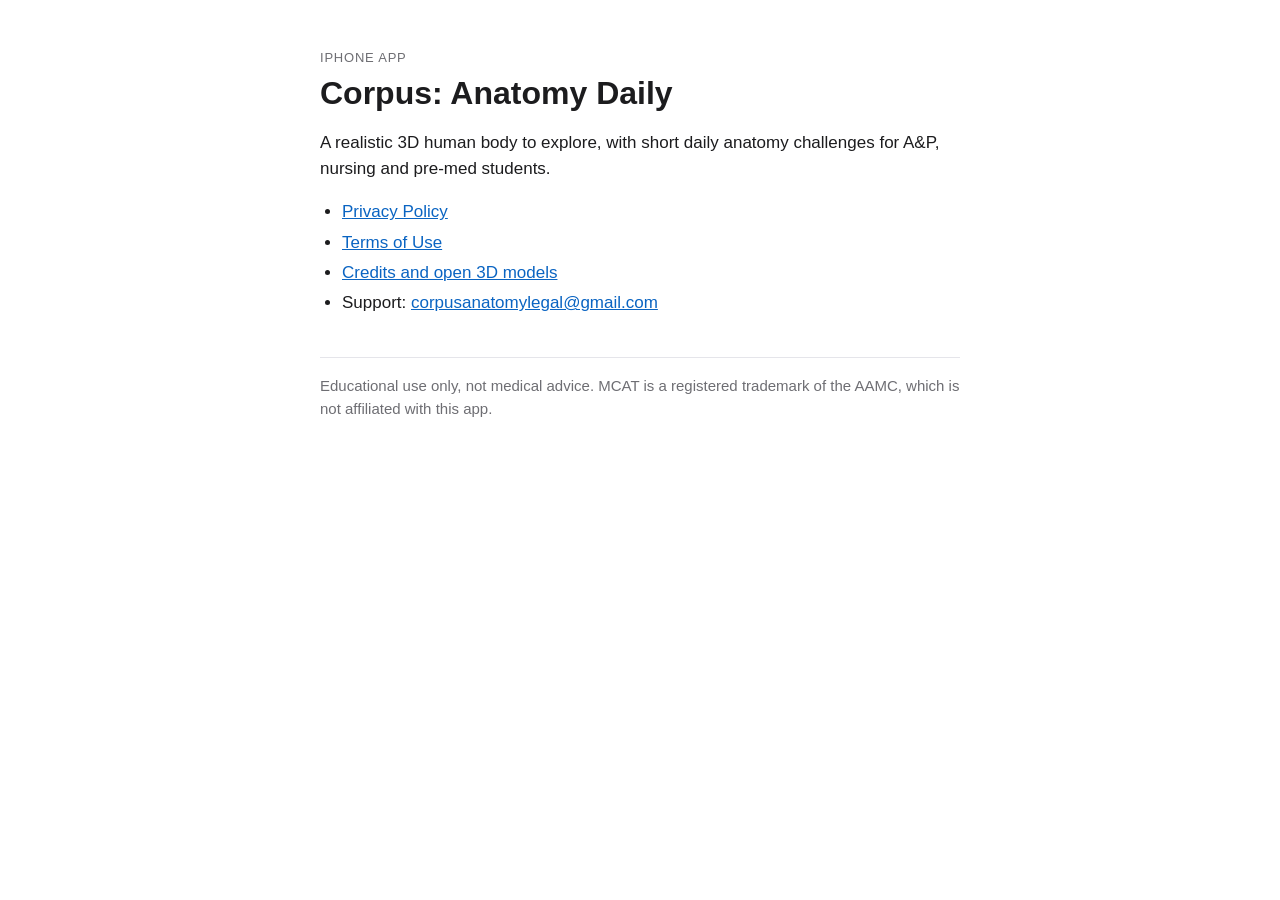
<file: index.html>
<!doctype html>
<html lang="en">
<head>
<meta charset="utf-8">
<meta name="viewport" content="width=device-width, initial-scale=1">
<title>Corpus: Anatomy Daily</title>
<link rel="stylesheet" href="style.css">
</head>
<body>
<main>
<p class="eyebrow">iPhone app</p>
<h1>Corpus: Anatomy Daily</h1>
<p>A realistic 3D human body to explore, with short daily anatomy challenges for A&amp;P, nursing and pre-med students.</p>
<ul>
<li><a href="privacy.html">Privacy Policy</a></li>
<li><a href="terms.html">Terms of Use</a></li>
<li><a href="credits.html">Credits and open 3D models</a></li>
<li>Support: <a href="mailto:corpusanatomylegal@gmail.com">corpusanatomylegal@gmail.com</a></li>
</ul>
<p class="footer">Educational use only, not medical advice. MCAT is a registered trademark of the AAMC, which is not affiliated with this app.</p>
</main>
</body>
</html>
</file>
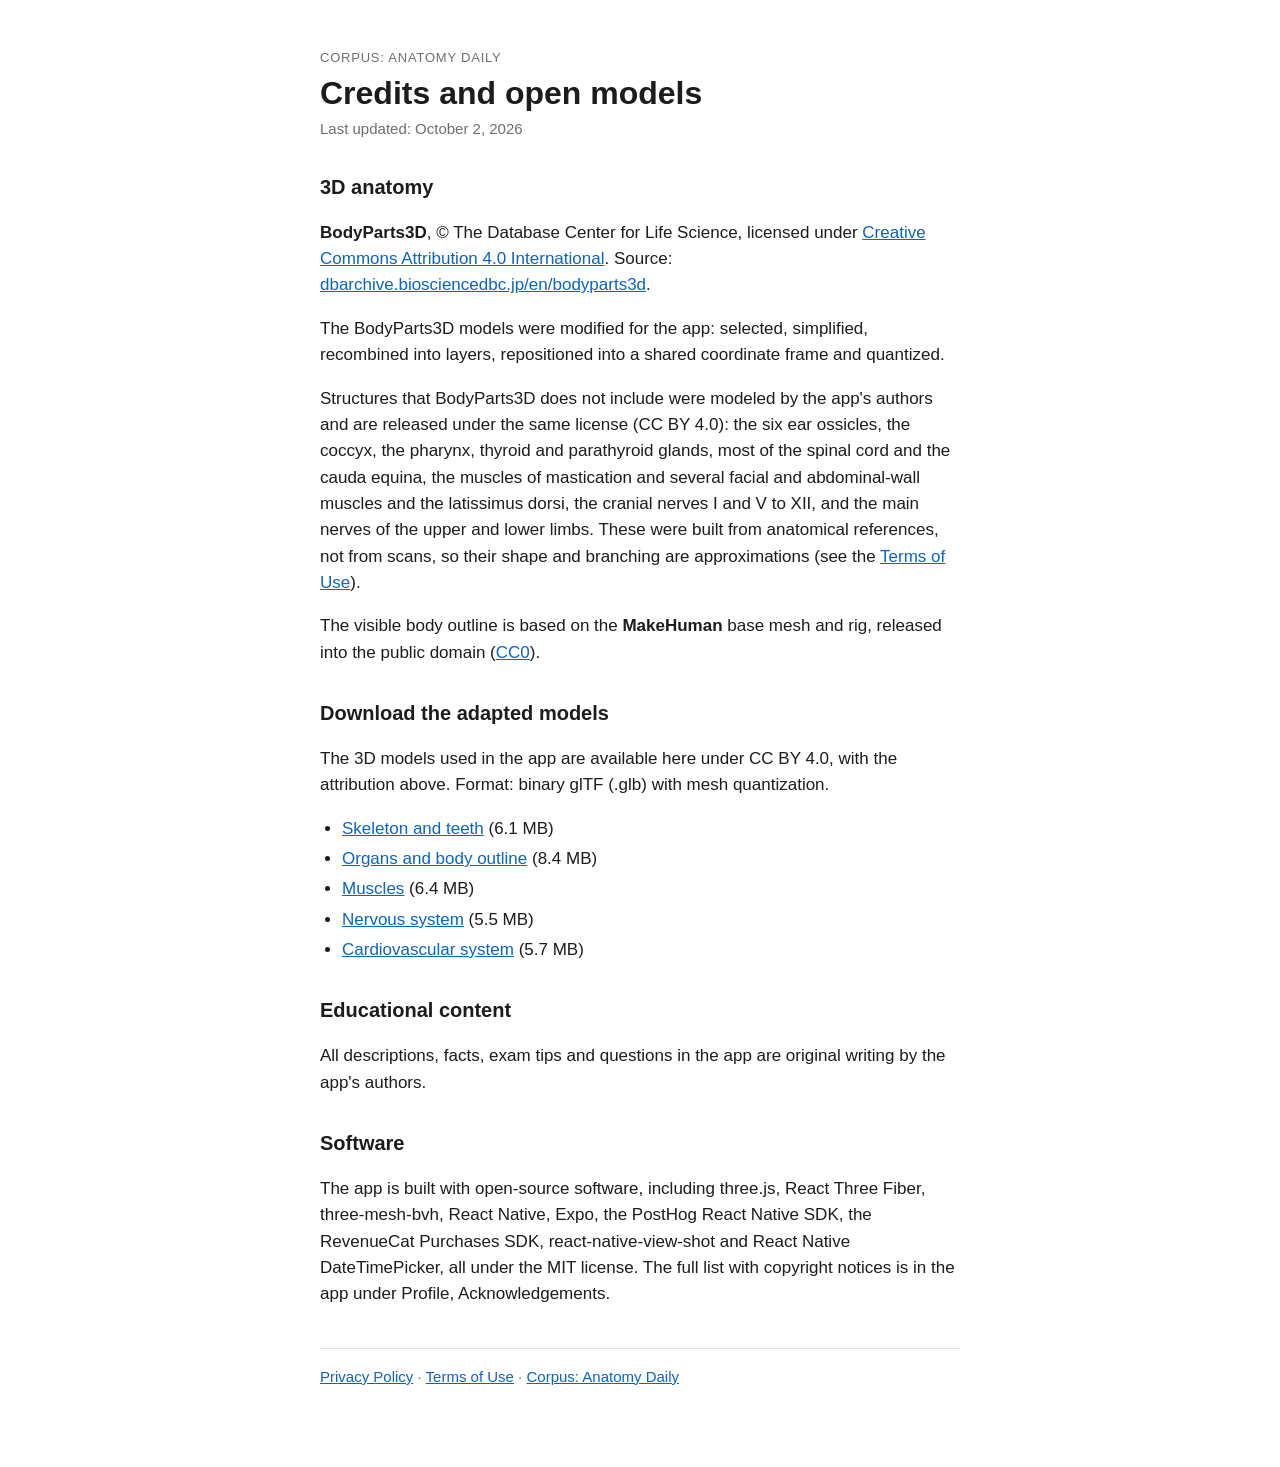
<file: credits.html>
<!doctype html>
<html lang="en">
<head>
<meta charset="utf-8">
<meta name="viewport" content="width=device-width, initial-scale=1">
<title>Credits and Open Models · Corpus: Anatomy Daily</title>
<link rel="stylesheet" href="style.css">
</head>
<body>
<main>
<p class="eyebrow">Corpus: Anatomy Daily</p>
<h1>Credits and open models</h1>
<p class="meta">Last updated: October 2, 2026</p>

<h2>3D anatomy</h2>
<p><strong>BodyParts3D</strong>, © The Database Center for Life Science, licensed under <a href="https://creativecommons.org/licenses/by/4.0/">Creative Commons Attribution 4.0 International</a>. Source: <a href="https://dbarchive.biosciencedbc.jp/en/bodyparts3d/">dbarchive.biosciencedbc.jp/en/bodyparts3d</a>.</p>
<p>The BodyParts3D models were modified for the app: selected, simplified, recombined into layers, repositioned into a shared coordinate frame and quantized.</p>
<p>Structures that BodyParts3D does not include were modeled by the app's authors and are released under the same license (CC BY 4.0): the six ear ossicles, the coccyx, the pharynx, thyroid and parathyroid glands, most of the spinal cord and the cauda equina, the muscles of mastication and several facial and abdominal-wall muscles and the latissimus dorsi, the cranial nerves I and V to XII, and the main nerves of the upper and lower limbs. These were built from anatomical references, not from scans, so their shape and branching are approximations (see the <a href="terms.html">Terms of Use</a>).</p>
<p>The visible body outline is based on the <strong>MakeHuman</strong> base mesh and rig, released into the public domain (<a href="https://creativecommons.org/publicdomain/zero/1.0/">CC0</a>).</p>

<h2>Download the adapted models</h2>
<p>The 3D models used in the app are available here under CC BY 4.0, with the attribution above. Format: binary glTF (.glb) with mesh quantization.</p>
<ul>
<li><a href="models/skeleton.glb">Skeleton and teeth</a> (6.1 MB)</li>
<li><a href="models/body.glb">Organs and body outline</a> (8.4 MB)</li>
<li><a href="models/muscles.glb">Muscles</a> (6.4 MB)</li>
<li><a href="models/nervous.glb">Nervous system</a> (5.5 MB)</li>
<li><a href="models/cardiovascular.glb">Cardiovascular system</a> (5.7 MB)</li>
</ul>

<h2>Educational content</h2>
<p>All descriptions, facts, exam tips and questions in the app are original writing by the app's authors.</p>

<h2>Software</h2>
<p>The app is built with open-source software, including three.js, React Three Fiber, three-mesh-bvh, React Native, Expo, the PostHog React Native SDK, the RevenueCat Purchases SDK, react-native-view-shot and React Native DateTimePicker, all under the MIT license. The full list with copyright notices is in the app under Profile, Acknowledgements.</p>

<p class="footer"><a href="privacy.html">Privacy Policy</a> · <a href="terms.html">Terms of Use</a> · <a href="index.html">Corpus: Anatomy Daily</a></p>
</main>
</body>
</html>
</file>
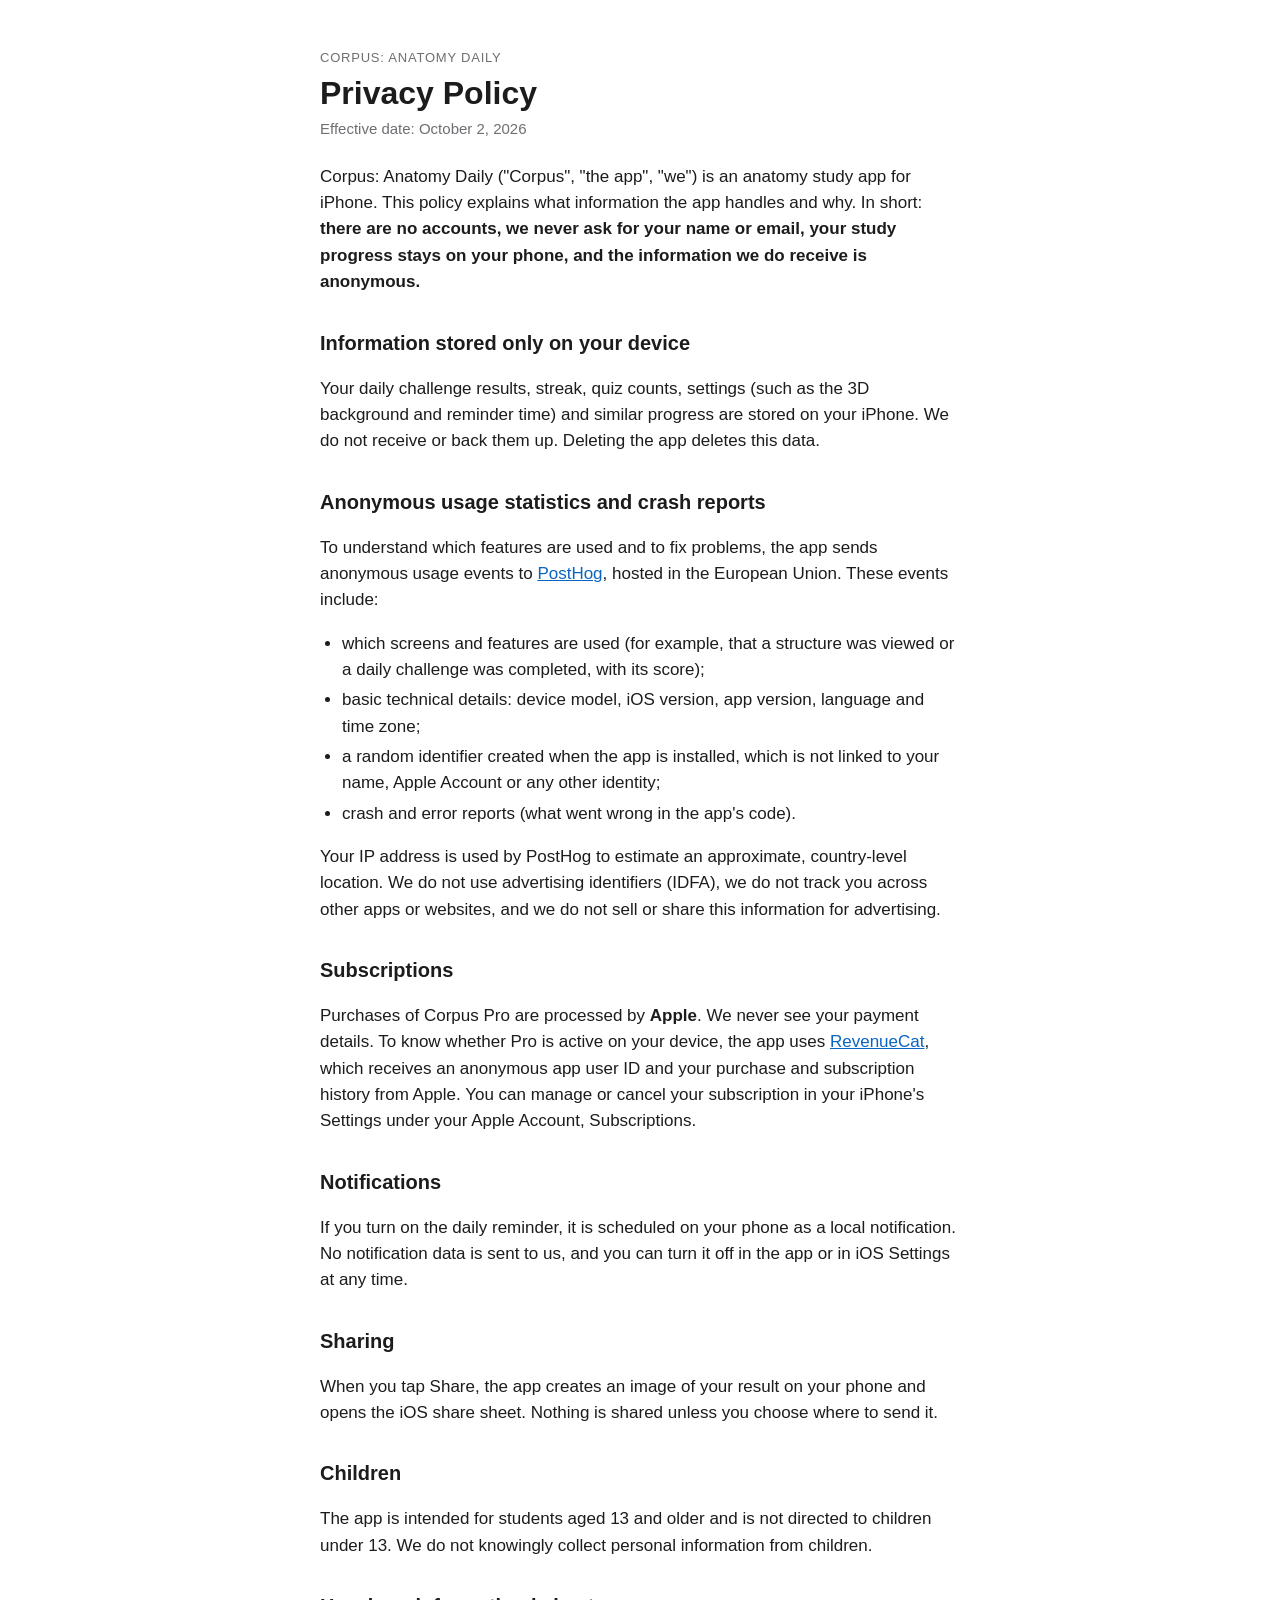
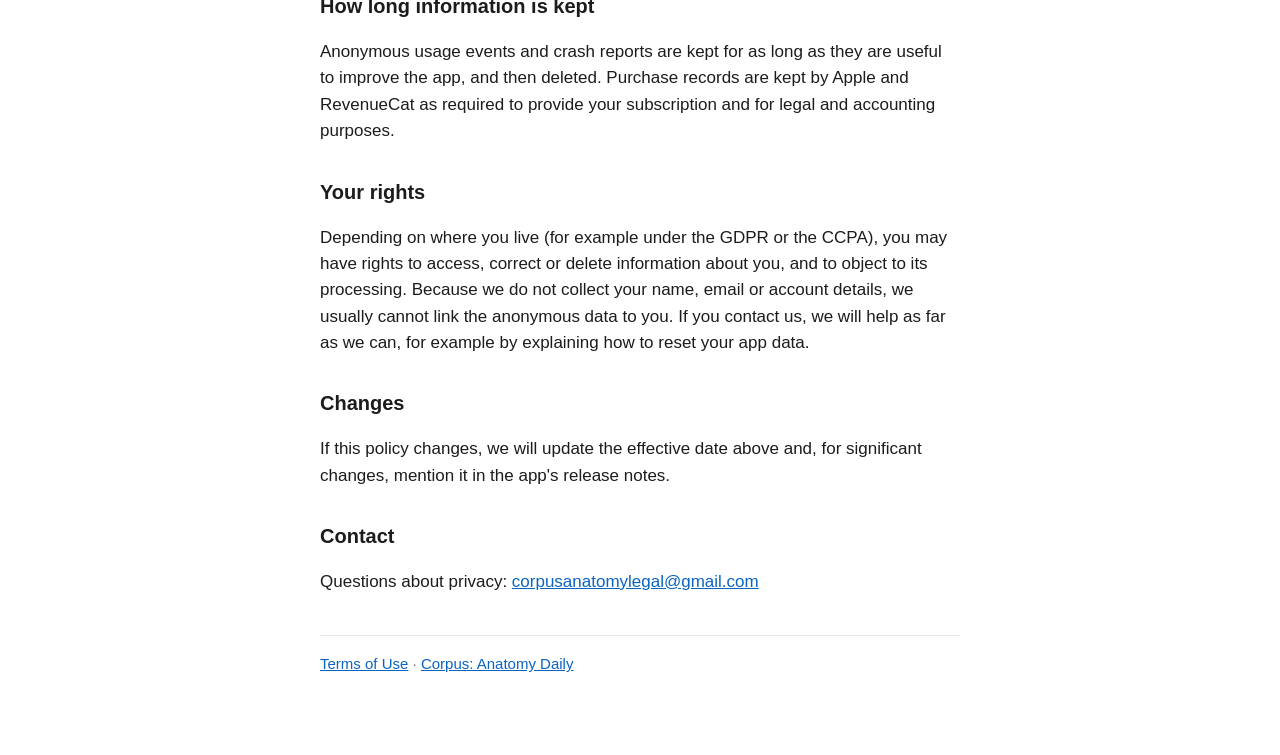
<file: privacy.html>
<!doctype html>
<html lang="en">
<head>
<meta charset="utf-8">
<meta name="viewport" content="width=device-width, initial-scale=1">
<title>Privacy Policy · Corpus: Anatomy Daily</title>
<link rel="stylesheet" href="style.css">
</head>
<body>
<main>
<p class="eyebrow">Corpus: Anatomy Daily</p>
<h1>Privacy Policy</h1>
<p class="meta">Effective date: October 2, 2026</p>

<p>Corpus: Anatomy Daily ("Corpus", "the app", "we") is an anatomy study app for iPhone. This policy explains what information the app handles and why. In short: <strong>there are no accounts, we never ask for your name or email, your study progress stays on your phone, and the information we do receive is anonymous.</strong></p>

<h2>Information stored only on your device</h2>
<p>Your daily challenge results, streak, quiz counts, settings (such as the 3D background and reminder time) and similar progress are stored on your iPhone. We do not receive or back them up. Deleting the app deletes this data.</p>

<h2>Anonymous usage statistics and crash reports</h2>
<p>To understand which features are used and to fix problems, the app sends anonymous usage events to <a href="https://posthog.com/privacy">PostHog</a>, hosted in the European Union. These events include:</p>
<ul>
<li>which screens and features are used (for example, that a structure was viewed or a daily challenge was completed, with its score);</li>
<li>basic technical details: device model, iOS version, app version, language and time zone;</li>
<li>a random identifier created when the app is installed, which is not linked to your name, Apple Account or any other identity;</li>
<li>crash and error reports (what went wrong in the app's code).</li>
</ul>
<p>Your IP address is used by PostHog to estimate an approximate, country-level location. We do not use advertising identifiers (IDFA), we do not track you across other apps or websites, and we do not sell or share this information for advertising.</p>

<h2>Subscriptions</h2>
<p>Purchases of Corpus Pro are processed by <strong>Apple</strong>. We never see your payment details. To know whether Pro is active on your device, the app uses <a href="https://www.revenuecat.com/privacy">RevenueCat</a>, which receives an anonymous app user ID and your purchase and subscription history from Apple. You can manage or cancel your subscription in your iPhone's Settings under your Apple Account, Subscriptions.</p>

<h2>Notifications</h2>
<p>If you turn on the daily reminder, it is scheduled on your phone as a local notification. No notification data is sent to us, and you can turn it off in the app or in iOS Settings at any time.</p>

<h2>Sharing</h2>
<p>When you tap Share, the app creates an image of your result on your phone and opens the iOS share sheet. Nothing is shared unless you choose where to send it.</p>

<h2>Children</h2>
<p>The app is intended for students aged 13 and older and is not directed to children under 13. We do not knowingly collect personal information from children.</p>

<h2>How long information is kept</h2>
<p>Anonymous usage events and crash reports are kept for as long as they are useful to improve the app, and then deleted. Purchase records are kept by Apple and RevenueCat as required to provide your subscription and for legal and accounting purposes.</p>

<h2>Your rights</h2>
<p>Depending on where you live (for example under the GDPR or the CCPA), you may have rights to access, correct or delete information about you, and to object to its processing. Because we do not collect your name, email or account details, we usually cannot link the anonymous data to you. If you contact us, we will help as far as we can, for example by explaining how to reset your app data.</p>

<h2>Changes</h2>
<p>If this policy changes, we will update the effective date above and, for significant changes, mention it in the app's release notes.</p>

<h2>Contact</h2>
<p>Questions about privacy: <a href="mailto:corpusanatomylegal@gmail.com">corpusanatomylegal@gmail.com</a></p>

<p class="footer"><a href="terms.html">Terms of Use</a> · <a href="index.html">Corpus: Anatomy Daily</a></p>
</main>
</body>
</html>
</file>
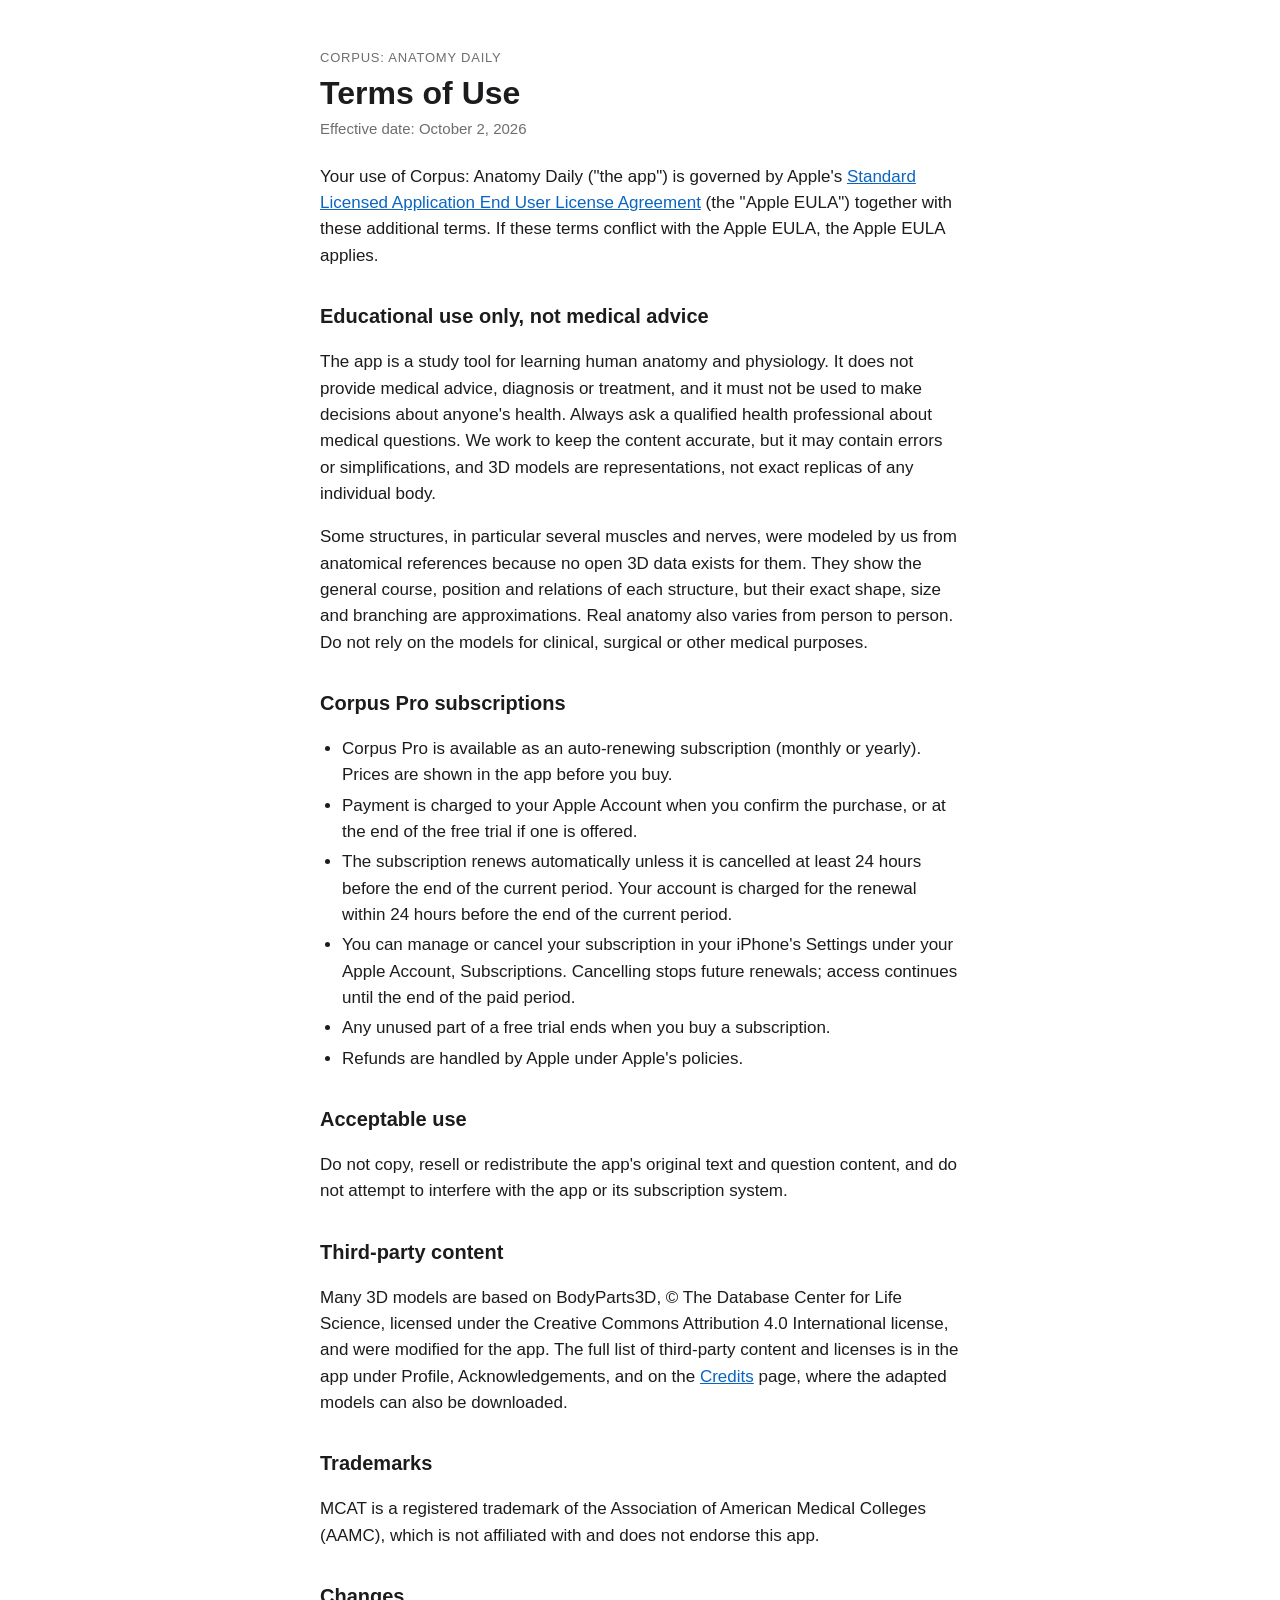
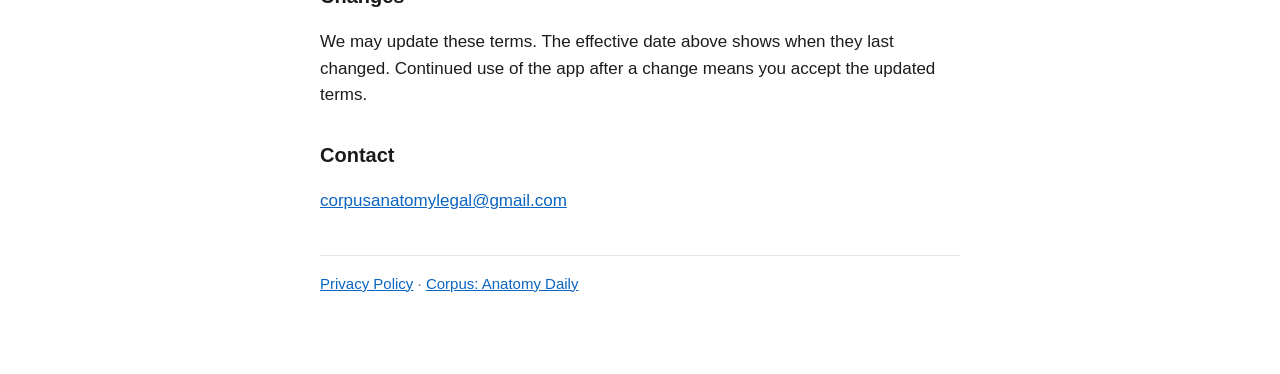
<file: terms.html>
<!doctype html>
<html lang="en">
<head>
<meta charset="utf-8">
<meta name="viewport" content="width=device-width, initial-scale=1">
<title>Terms of Use · Corpus: Anatomy Daily</title>
<link rel="stylesheet" href="style.css">
</head>
<body>
<main>
<p class="eyebrow">Corpus: Anatomy Daily</p>
<h1>Terms of Use</h1>
<p class="meta">Effective date: October 2, 2026</p>

<p>Your use of Corpus: Anatomy Daily ("the app") is governed by Apple's <a href="https://www.apple.com/legal/internet-services/itunes/dev/stdeula/">Standard Licensed Application End User License Agreement</a> (the "Apple EULA") together with these additional terms. If these terms conflict with the Apple EULA, the Apple EULA applies.</p>

<h2>Educational use only, not medical advice</h2>
<p>The app is a study tool for learning human anatomy and physiology. It does not provide medical advice, diagnosis or treatment, and it must not be used to make decisions about anyone's health. Always ask a qualified health professional about medical questions. We work to keep the content accurate, but it may contain errors or simplifications, and 3D models are representations, not exact replicas of any individual body.</p>
<p>Some structures, in particular several muscles and nerves, were modeled by us from anatomical references because no open 3D data exists for them. They show the general course, position and relations of each structure, but their exact shape, size and branching are approximations. Real anatomy also varies from person to person. Do not rely on the models for clinical, surgical or other medical purposes.</p>

<h2>Corpus Pro subscriptions</h2>
<ul>
<li>Corpus Pro is available as an auto-renewing subscription (monthly or yearly). Prices are shown in the app before you buy.</li>
<li>Payment is charged to your Apple Account when you confirm the purchase, or at the end of the free trial if one is offered.</li>
<li>The subscription renews automatically unless it is cancelled at least 24 hours before the end of the current period. Your account is charged for the renewal within 24 hours before the end of the current period.</li>
<li>You can manage or cancel your subscription in your iPhone's Settings under your Apple Account, Subscriptions. Cancelling stops future renewals; access continues until the end of the paid period.</li>
<li>Any unused part of a free trial ends when you buy a subscription.</li>
<li>Refunds are handled by Apple under Apple's policies.</li>
</ul>

<h2>Acceptable use</h2>
<p>Do not copy, resell or redistribute the app's original text and question content, and do not attempt to interfere with the app or its subscription system.</p>

<h2>Third-party content</h2>
<p>Many 3D models are based on BodyParts3D, © The Database Center for Life Science, licensed under the Creative Commons Attribution 4.0 International license, and were modified for the app. The full list of third-party content and licenses is in the app under Profile, Acknowledgements, and on the <a href="credits.html">Credits</a> page, where the adapted models can also be downloaded.</p>

<h2>Trademarks</h2>
<p>MCAT is a registered trademark of the Association of American Medical Colleges (AAMC), which is not affiliated with and does not endorse this app.</p>

<h2>Changes</h2>
<p>We may update these terms. The effective date above shows when they last changed. Continued use of the app after a change means you accept the updated terms.</p>

<h2>Contact</h2>
<p><a href="mailto:corpusanatomylegal@gmail.com">corpusanatomylegal@gmail.com</a></p>

<p class="footer"><a href="privacy.html">Privacy Policy</a> · <a href="index.html">Corpus: Anatomy Daily</a></p>
</main>
</body>
</html>
</file>
<file: style.css>
:root { color-scheme: light dark; --bg: #ffffff; --fg: #1c1c1e; --muted: #6e6e73; --accent: #0a64c2; --rule: #e5e5ea; }
@media (prefers-color-scheme: dark) { :root { --bg: #0b0c0e; --fg: #f2f2f7; --muted: #a1a1a6; --accent: #4aa3ff; --rule: #2c2c2e; } }
* { box-sizing: border-box; }
body { margin: 0; background: var(--bg); color: var(--fg); font: 17px/1.55 -apple-system, BlinkMacSystemFont, "SF Pro Text", "Segoe UI", Roboto, Helvetica, Arial, sans-serif; }
main { max-width: 680px; margin: 0 auto; padding: 48px 20px 64px; }
.eyebrow { margin: 0; font-size: 13px; letter-spacing: 0.06em; text-transform: uppercase; color: var(--muted); }
h1 { margin: 6px 0 4px; font-size: 32px; line-height: 1.2; text-wrap: balance; }
h2 { margin: 32px 0 8px; font-size: 20px; }
.meta { margin: 0 0 24px; color: var(--muted); font-size: 15px; }
a { color: var(--accent); }
ul { padding-left: 22px; }
li { margin: 4px 0; }
.footer { margin-top: 40px; padding-top: 16px; border-top: 1px solid var(--rule); color: var(--muted); font-size: 15px; }
</file>
